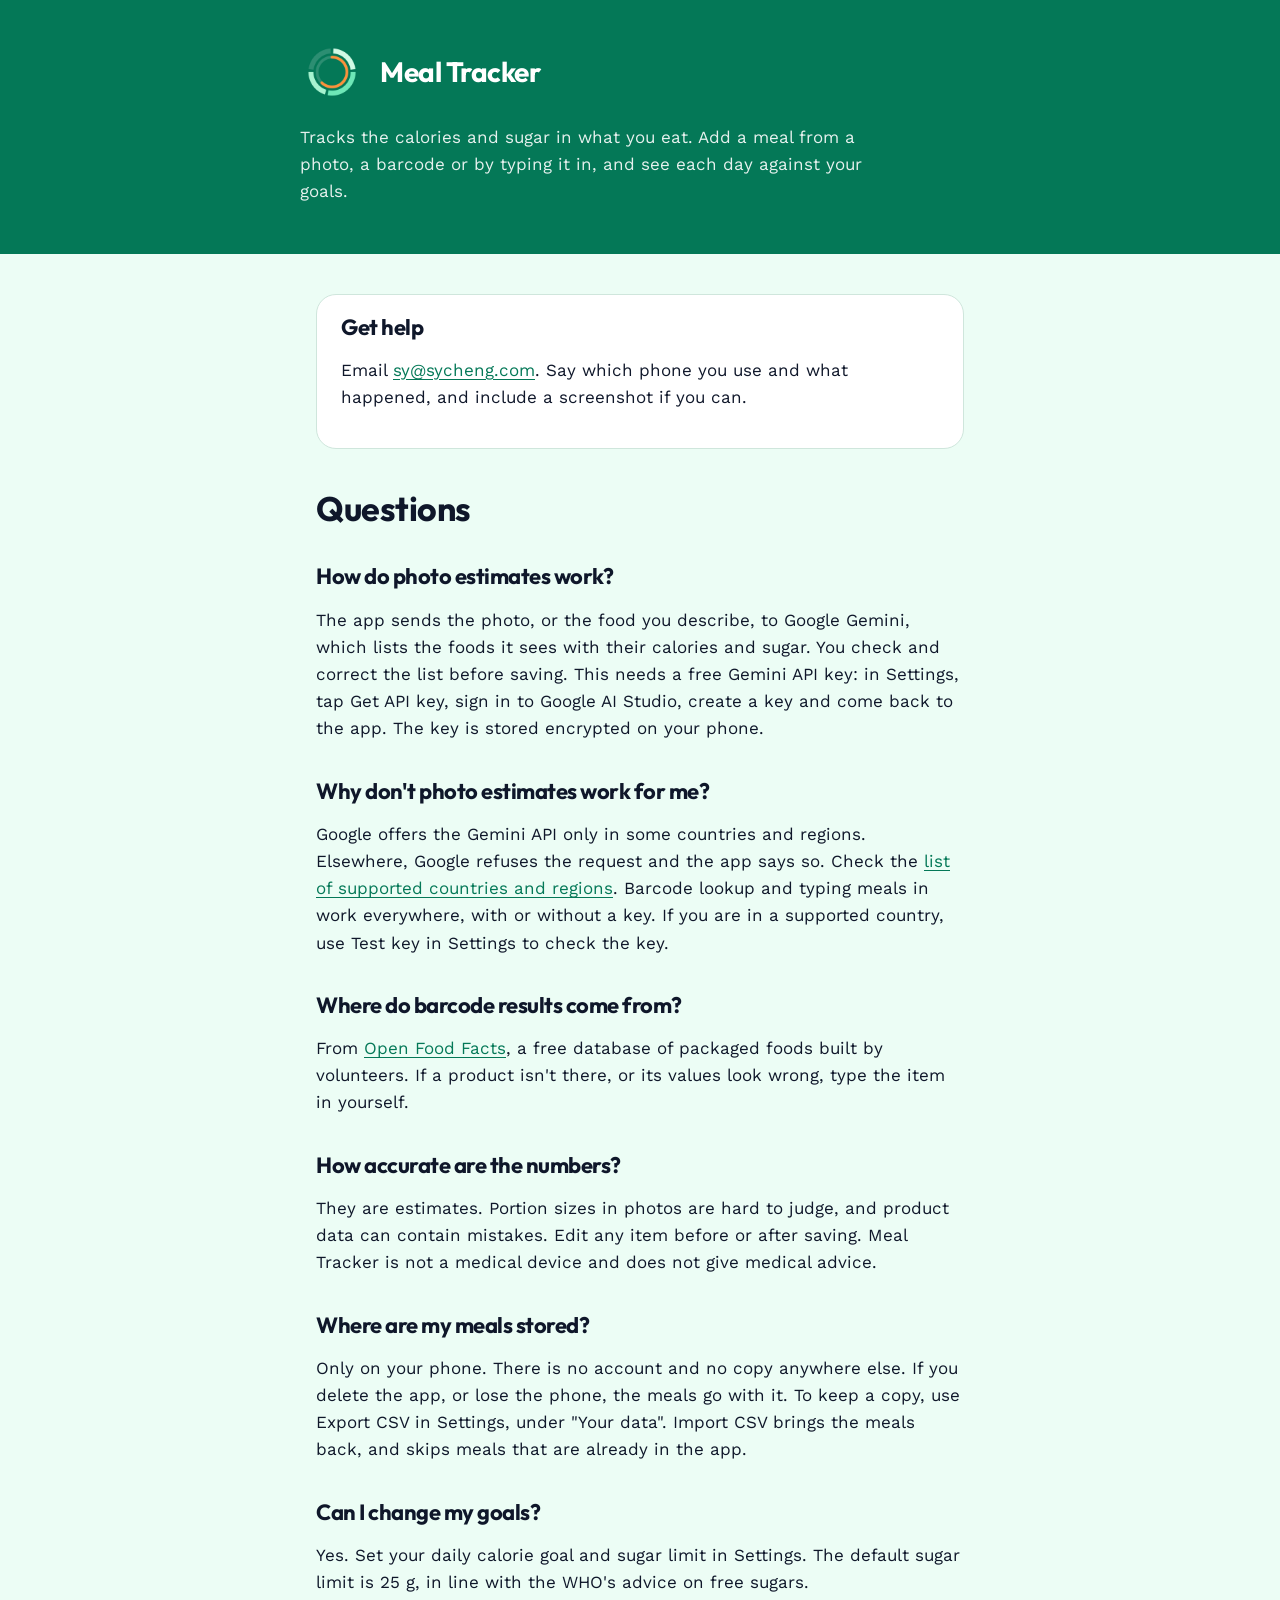
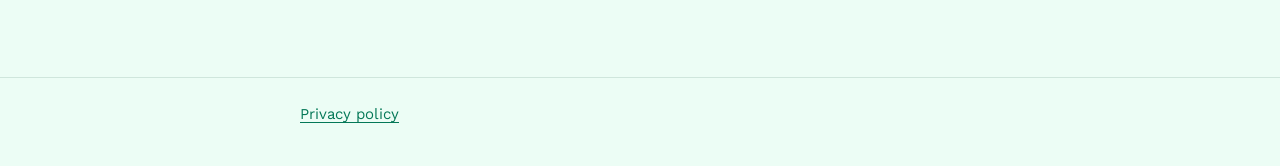
<file: index.html>
<!doctype html>
<html lang="en">
<head>
  <meta charset="utf-8">
  <meta name="viewport" content="width=device-width, initial-scale=1">
  <title>Meal Tracker support</title>
  <meta name="description" content="Help and contact for Meal Tracker, the app that tracks the calories and sugar in your meals.">
  <link rel="icon" href="favicon.png">
  <link rel="apple-touch-icon" href="icon-180.png">
  <link rel="preconnect" href="https://fonts.googleapis.com">
  <link rel="preconnect" href="https://fonts.gstatic.com" crossorigin>
  <link href="https://fonts.googleapis.com/css2?family=Outfit:wght@700&family=Work+Sans:wght@400;700&display=swap" rel="stylesheet">
  <link rel="stylesheet" href="style.css">
</head>
<body>
  <header class="band">
    <div class="wrap">
      <a class="brand" href="./">
        <img src="icon-180.png" alt="">
        <span>Meal Tracker</span>
      </a>
      <p>Tracks the calories and sugar in what you eat. Add a meal from a photo, a barcode or by typing it in, and see each day against your goals.</p>
    </div>
  </header>

  <main class="wrap">
    <section class="contact">
      <h2>Get help</h2>
      <p>Email <a href="mailto:sy@sycheng.com?subject=Meal%20Tracker">sy@sycheng.com</a>. Say which phone you use and what happened, and include a screenshot if you can.</p>
    </section>

    <h1>Questions</h1>

    <h2>How do photo estimates work?</h2>
    <p>The app sends the photo, or the food you describe, to Google Gemini, which lists the foods it sees with their calories and sugar. You check and correct the list before saving. This needs a free Gemini API key: in Settings, tap Get API key, sign in to Google AI Studio, create a key and come back to the app. The key is stored encrypted on your phone.</p>

    <h2>Why don't photo estimates work for me?</h2>
    <p>Google offers the Gemini API only in some countries and regions. Elsewhere, Google refuses the request and the app says so. Check the <a href="https://ai.google.dev/gemini-api/docs/available-regions">list of supported countries and regions</a>. Barcode lookup and typing meals in work everywhere, with or without a key. If you are in a supported country, use Test key in Settings to check the key.</p>

    <h2>Where do barcode results come from?</h2>
    <p>From <a href="https://world.openfoodfacts.org">Open Food Facts</a>, a free database of packaged foods built by volunteers. If a product isn't there, or its values look wrong, type the item in yourself.</p>

    <h2>How accurate are the numbers?</h2>
    <p>They are estimates. Portion sizes in photos are hard to judge, and product data can contain mistakes. Edit any item before or after saving. Meal Tracker is not a medical device and does not give medical advice.</p>

    <h2>Where are my meals stored?</h2>
    <p>Only on your phone. There is no account and no copy anywhere else. If you delete the app, or lose the phone, the meals go with it. To keep a copy, use Export CSV in Settings, under "Your data". Import CSV brings the meals back, and skips meals that are already in the app.</p>

    <h2>Can I change my goals?</h2>
    <p>Yes. Set your daily calorie goal and sugar limit in Settings. The default sugar limit is 25 g, in line with the WHO's advice on free sugars.</p>
  </main>

  <footer>
    <div class="wrap">
      <a href="privacy.html">Privacy policy</a>
    </div>
  </footer>
</body>
</html>
</file>
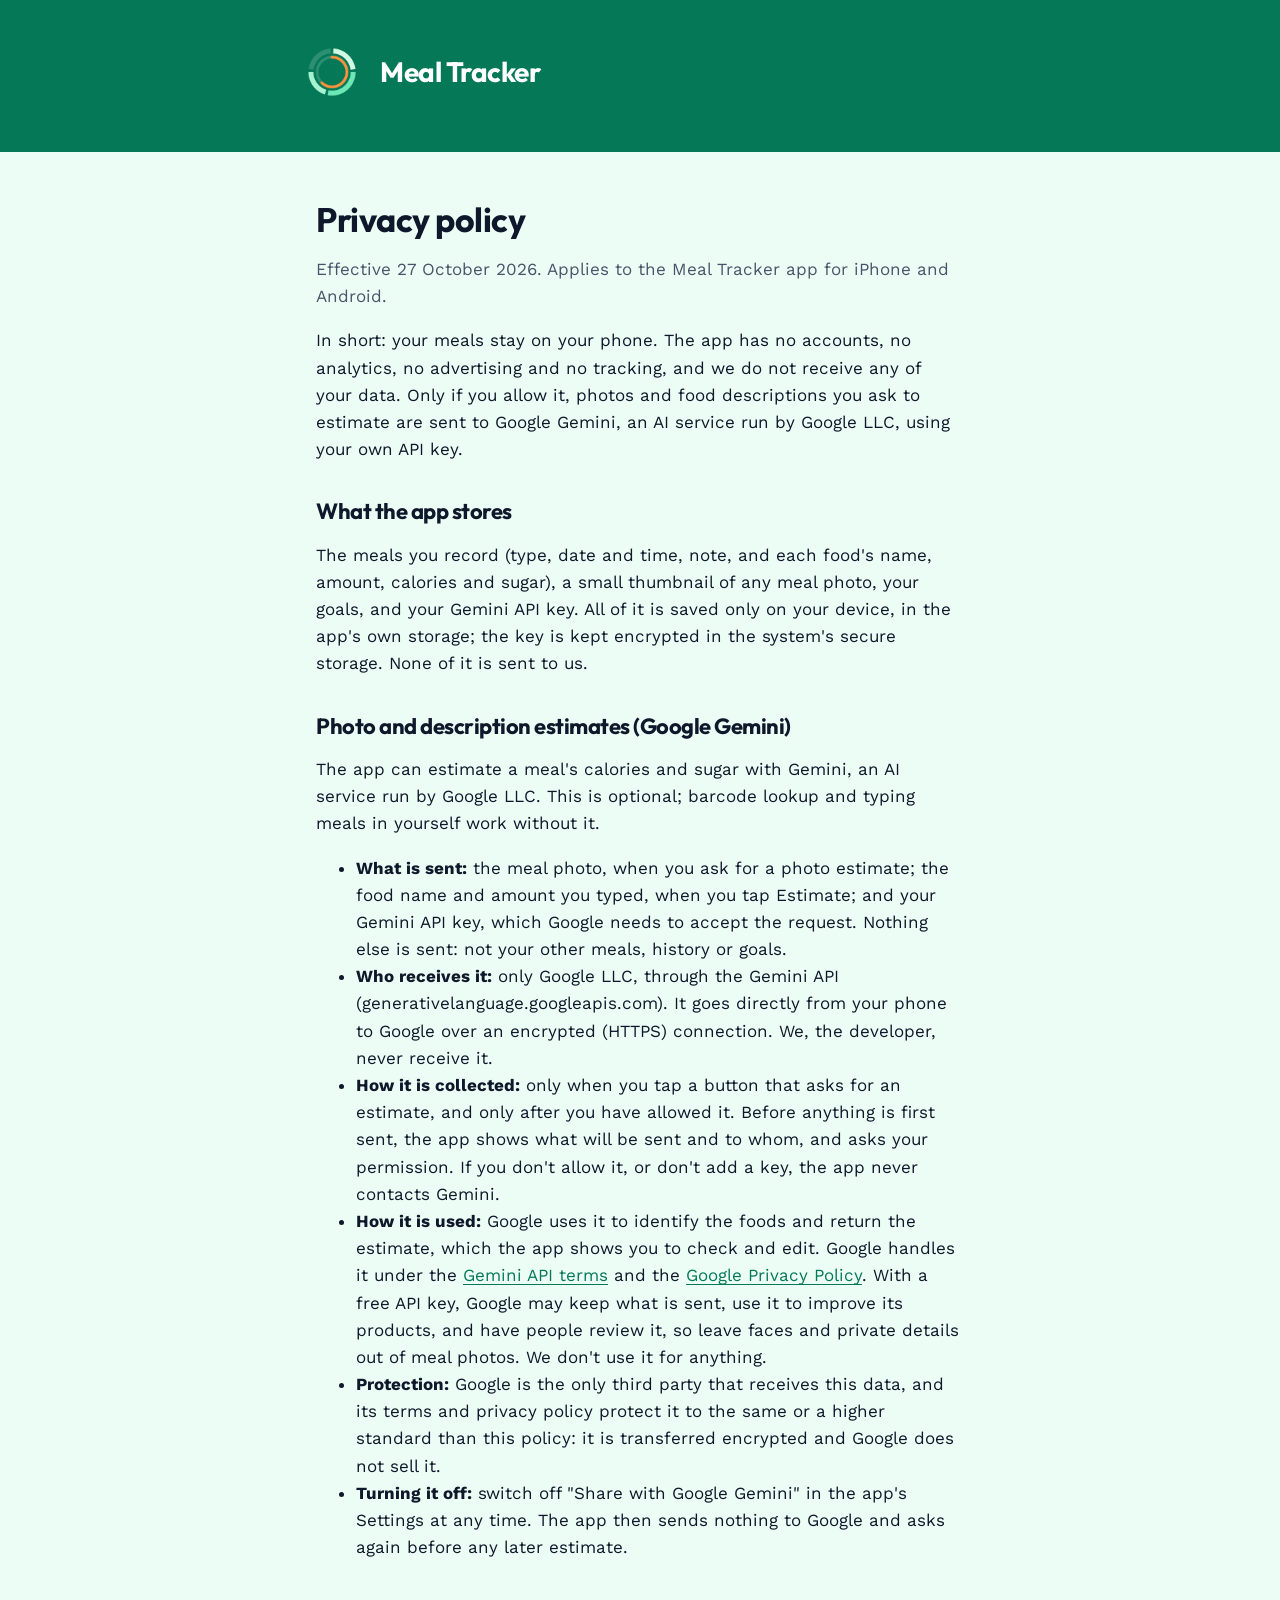
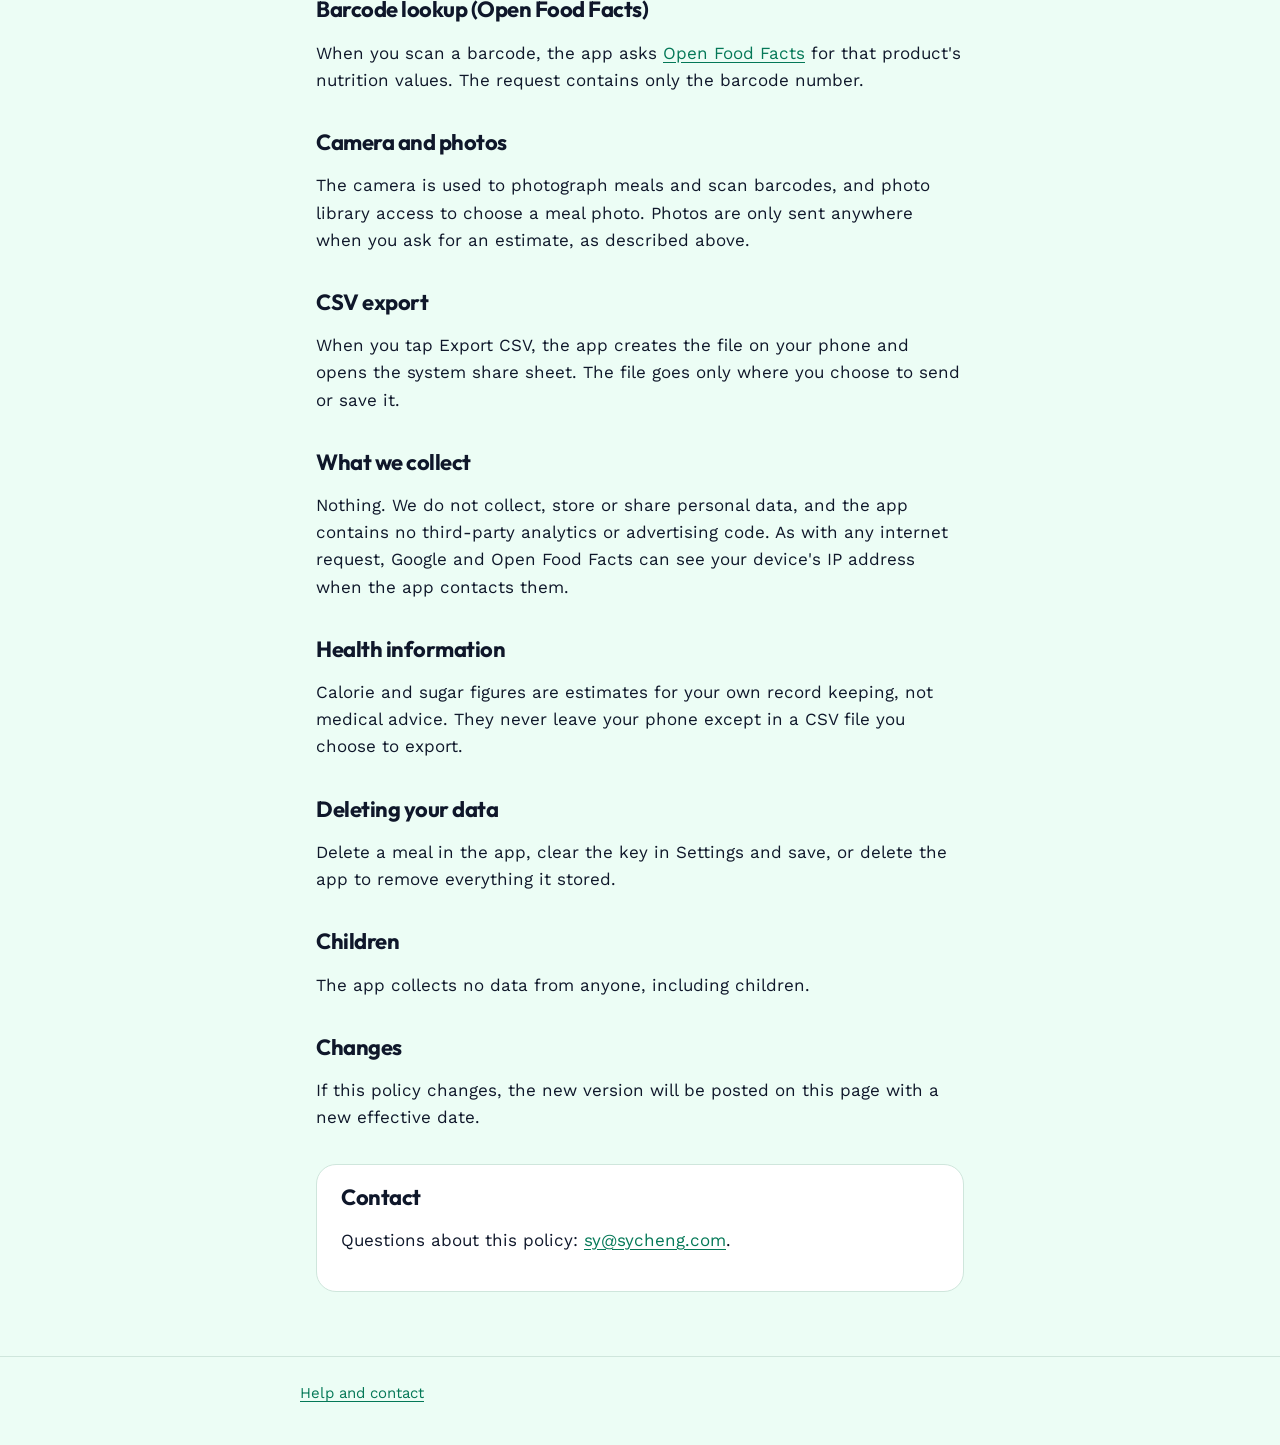
<file: privacy.html>
<!doctype html>
<html lang="en">
<head>
  <meta charset="utf-8">
  <meta name="viewport" content="width=device-width, initial-scale=1">
  <title>Meal Tracker privacy policy</title>
  <meta name="description" content="Meal Tracker keeps your meals on your phone and collects no personal data.">
  <link rel="icon" href="favicon.png">
  <link rel="apple-touch-icon" href="icon-180.png">
  <link rel="preconnect" href="https://fonts.googleapis.com">
  <link rel="preconnect" href="https://fonts.gstatic.com" crossorigin>
  <link href="https://fonts.googleapis.com/css2?family=Outfit:wght@700&family=Work+Sans:wght@400;700&display=swap" rel="stylesheet">
  <link rel="stylesheet" href="style.css">
</head>
<body>
  <header class="band">
    <div class="wrap">
      <a class="brand" href="./">
        <img src="icon-180.png" alt="">
        <span>Meal Tracker</span>
      </a>
    </div>
  </header>

  <main class="wrap">
    <h1>Privacy policy</h1>
    <p class="meta">Effective 27 October 2026. Applies to the Meal Tracker app for iPhone and Android.</p>

    <p>In short: your meals stay on your phone. The app has no accounts, no analytics, no advertising and no tracking, and we do not receive any of your data. Only if you allow it, photos and food descriptions you ask to estimate are sent to Google Gemini, an AI service run by Google LLC, using your own API key.</p>

    <h2>What the app stores</h2>
    <p>The meals you record (type, date and time, note, and each food's name, amount, calories and sugar), a small thumbnail of any meal photo, your goals, and your Gemini API key. All of it is saved only on your device, in the app's own storage; the key is kept encrypted in the system's secure storage. None of it is sent to us.</p>

    <h2>Photo and description estimates (Google Gemini)</h2>
    <p>The app can estimate a meal's calories and sugar with Gemini, an AI service run by Google LLC. This is optional; barcode lookup and typing meals in yourself work without it.</p>
    <ul>
      <li><strong>What is sent:</strong> the meal photo, when you ask for a photo estimate; the food name and amount you typed, when you tap Estimate; and your Gemini API key, which Google needs to accept the request. Nothing else is sent: not your other meals, history or goals.</li>
      <li><strong>Who receives it:</strong> only Google LLC, through the Gemini API (generativelanguage.googleapis.com). It goes directly from your phone to Google over an encrypted (HTTPS) connection. We, the developer, never receive it.</li>
      <li><strong>How it is collected:</strong> only when you tap a button that asks for an estimate, and only after you have allowed it. Before anything is first sent, the app shows what will be sent and to whom, and asks your permission. If you don't allow it, or don't add a key, the app never contacts Gemini.</li>
      <li><strong>How it is used:</strong> Google uses it to identify the foods and return the estimate, which the app shows you to check and edit. Google handles it under the <a href="https://ai.google.dev/gemini-api/terms">Gemini API terms</a> and the <a href="https://policies.google.com/privacy">Google Privacy Policy</a>. With a free API key, Google may keep what is sent, use it to improve its products, and have people review it, so leave faces and private details out of meal photos. We don't use it for anything.</li>
      <li><strong>Protection:</strong> Google is the only third party that receives this data, and its terms and privacy policy protect it to the same or a higher standard than this policy: it is transferred encrypted and Google does not sell it.</li>
      <li><strong>Turning it off:</strong> switch off "Share with Google Gemini" in the app's Settings at any time. The app then sends nothing to Google and asks again before any later estimate.</li>
    </ul>

    <h2>Barcode lookup (Open Food Facts)</h2>
    <p>When you scan a barcode, the app asks <a href="https://world.openfoodfacts.org">Open Food Facts</a> for that product's nutrition values. The request contains only the barcode number.</p>

    <h2>Camera and photos</h2>
    <p>The camera is used to photograph meals and scan barcodes, and photo library access to choose a meal photo. Photos are only sent anywhere when you ask for an estimate, as described above.</p>

    <h2>CSV export</h2>
    <p>When you tap Export CSV, the app creates the file on your phone and opens the system share sheet. The file goes only where you choose to send or save it.</p>

    <h2>What we collect</h2>
    <p>Nothing. We do not collect, store or share personal data, and the app contains no third-party analytics or advertising code. As with any internet request, Google and Open Food Facts can see your device's IP address when the app contacts them.</p>

    <h2>Health information</h2>
    <p>Calorie and sugar figures are estimates for your own record keeping, not medical advice. They never leave your phone except in a CSV file you choose to export.</p>

    <h2>Deleting your data</h2>
    <p>Delete a meal in the app, clear the key in Settings and save, or delete the app to remove everything it stored.</p>

    <h2>Children</h2>
    <p>The app collects no data from anyone, including children.</p>

    <h2>Changes</h2>
    <p>If this policy changes, the new version will be posted on this page with a new effective date.</p>

    <section class="contact">
      <h2>Contact</h2>
      <p>Questions about this policy: <a href="mailto:sy@sycheng.com?subject=Meal%20Tracker%20privacy">sy@sycheng.com</a>.</p>
    </section>
  </main>

  <footer>
    <div class="wrap">
      <a href="./">Help and contact</a>
    </div>
  </footer>
</body>
</html>
</file>
<file: style.css>
:root {
  --band: #047857;
  --ink: #0f172a;
  --muted: #475569;
  --mist: #ecfdf5;
  --paper: #ffffff;
  --line: #cfe6dc;
  --link: #047857;
  color-scheme: light;
}
@media (prefers-color-scheme: dark) {
  :root:not([data-theme="light"]) {
    --ink: #e6f2ee;
    --muted: #9db5ac;
    --mist: #0e1a17;
    --paper: #13221e;
    --line: #24403a;
    --link: #34d399;
    color-scheme: dark;
  }
}
* { box-sizing: border-box; }
body {
  margin: 0;
  background: var(--mist);
  color: var(--ink);
  font: 17px/1.6 "Work Sans", system-ui, sans-serif;
}
.band {
  background: var(--band);
  color: #fff;
  padding: 40px 16px 48px;
}
.wrap { max-width: 680px; margin: 0 auto; }
.brand {
  display: flex;
  align-items: center;
  gap: 16px;
  color: #fff;
  text-decoration: none;
}
.brand img { width: 64px; height: 64px; border-radius: 15px; }
.brand span {
  font: 700 28px/1.1 "Outfit", system-ui, sans-serif;
  letter-spacing: -0.5px;
}
.band p { margin: 20px 0 0; max-width: 34em; opacity: 0.9; }
main { padding: 8px 16px 64px; }
h1, h2 {
  font-family: "Outfit", system-ui, sans-serif;
  letter-spacing: -0.5px;
  line-height: 1.15;
}
h1 { font-size: 34px; margin: 40px 0 8px; }
h2 { font-size: 22px; margin: 36px 0 8px; }
p, li { max-width: 38em; }
a { color: var(--link); text-underline-offset: 3px; }
a:focus-visible { outline: 3px solid var(--link); outline-offset: 3px; border-radius: 4px; }
.contact {
  background: var(--paper);
  border: 1px solid var(--line);
  border-radius: 20px;
  padding: 20px 24px;
  margin-top: 32px;
}
.contact h2 { margin-top: 0; }
.meta { color: var(--muted); }
footer {
  border-top: 1px solid var(--line);
  padding: 24px 16px 40px;
  color: var(--muted);
  font-size: 15px;
}
</file>
